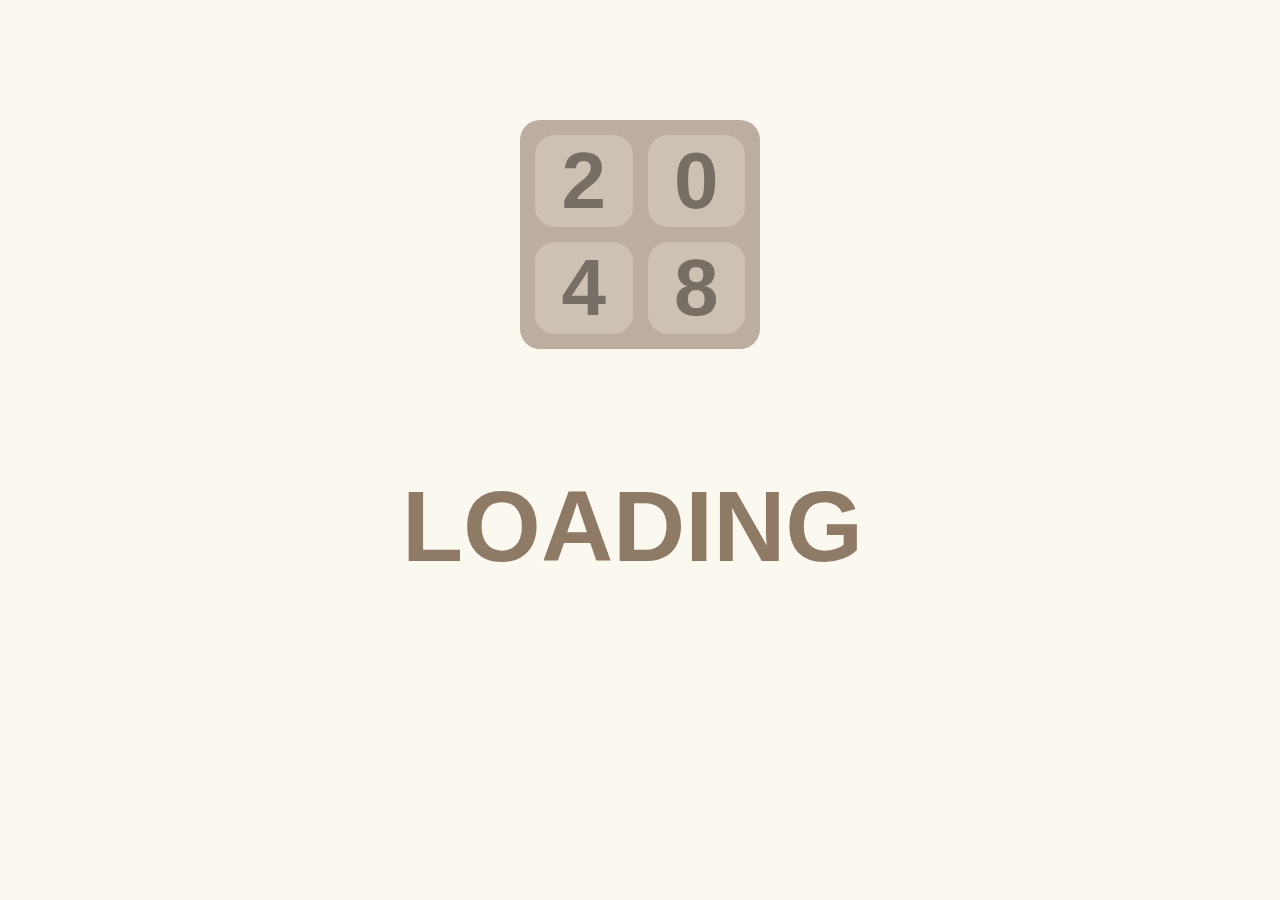
<file: index.html>
<!DOCTYPE HTML>
<html>
<head>
<meta http-equiv="Content-Type" content="text/html; charset=utf-8">
<meta name="viewport" content="width=device-width,height=device-height,inital-scale=1.0,maximum-scale=1.0,user-scalable=no;">
<meta name="apple-mobile-web-app-capable" content="yes">
<meta name="apple-mobile-web-app-status-bar-style" content="black">
<meta name="format-detection" content="telephone=no">
<title>2048</title>
<link rel="stylesheet" href="css/style.css" media="screen" type="text/css" />
<style>
	*{margin:0px; padding:0px;}
	body{margin:0px; padding:0px; font-family:"仿宋", "华文仿宋", "华文宋体"; background-color:#FBF8EF;}
	@media screen and (max-width: 480px) {
	.container{color:#776E65; text-align:center; padding-top:120px; width:360px; margin:0 auto;}
	table{border-radius:10px; background:#BBADA0; margin:0 auto; font-family:"Helvetica", Arial, sans-serif; width:150px; font-size:40px;}
	.t1, .t2, .t3, .t4{width:50%; height:45px;border-radius:10px; background:#CDC1B3; font-weight:bold;}
	.font1{ font-size:56px; color:#8F7A66; font-weight: bold; margin:60px 50px;}		
	}
	
	@media screen and (min-width: 480px) and (max-width: 1600px) {
	.container{color:#776E65;text-align:center; padding-top:120px; width:700px; margin:0 auto;}
	table{border-radius:20px; background:#BBADA0; margin:0 auto; font-family:"Helvetica", Arial, sans-serif; width:240px; font-size:80px;}
	.t1, .t2, .t3, .t4{width:50%; height:45px;border-radius:20px; background:#CDC1B3; font-weight:bold;}
	.font1{ font-size:100px; color:#8F7A66; font-weight: bold; margin:120px 112px;}
	}
	
	@media screen and (min-width: 1600px) and (max-width: 2560px) {
	.container{color:#776E65; text-align:center; padding-top:220px; width:700px; margin:0 auto;}
	table{border-radius:20px; background:#BBADA0; margin:0 auto; font-family:"Helvetica", Arial, sans-serif; width:240px; font-size:80px;}
	.t1, .t2, .t3, .t4{width:50%; height:45px;border-radius:20px; background:#CDC1B3; font-weight:bold;}
	.font1{ font-size:100px; color:#8F7A66; font-weight: bold; margin:100px 112px;}	}
	
	@media screen and (min-width: 2560px) {	
	.container{color:#776E65; text-align:center; padding-top:120px; width:700px; margin:0 auto;}
	table{border-radius:20px; background:#BBADA0; margin:0 auto; font-family:"Helvetica", Arial, sans-serif; width:240px; font-size:80px;}
	.t1, .t2, .t3, .t4{width:50%; height:45px;border-radius:20px; background:#CDC1B3; font-weight:bold;}
	.font1{ font-size:100px; color:#8F7A66; font-weight: bold; margin:100px 112px;}	
	}	
</style>
<script>
	window.onload=function(){
	   window.setTimeout(skip,3000);
	}
	function skip(){
		window.location.href="2048.html";	
	}
</script>
</head>

<body>
<div class="container">
    <table border="0" cellspacing="15" cellpadding="15">
      <tr>
        <td class="t1">2</td>
        <td class="t2">0</td>
      </tr>
      <tr>
        <td class="t3">4</td>
        <td class="t4">8</td>
      </tr>
    </table>
    <div class="loader font1">
      <span>L</span>
      <span class="span2">O</span>
      <span class="span3">A</span>
      <span class="span4">D</span>
      <span class="span5">I</span>
      <span class="span6">N</span>
      <span class="span7">G</span>
    </div>
</div><!--[container]end-->
</body>
</html>
</file>
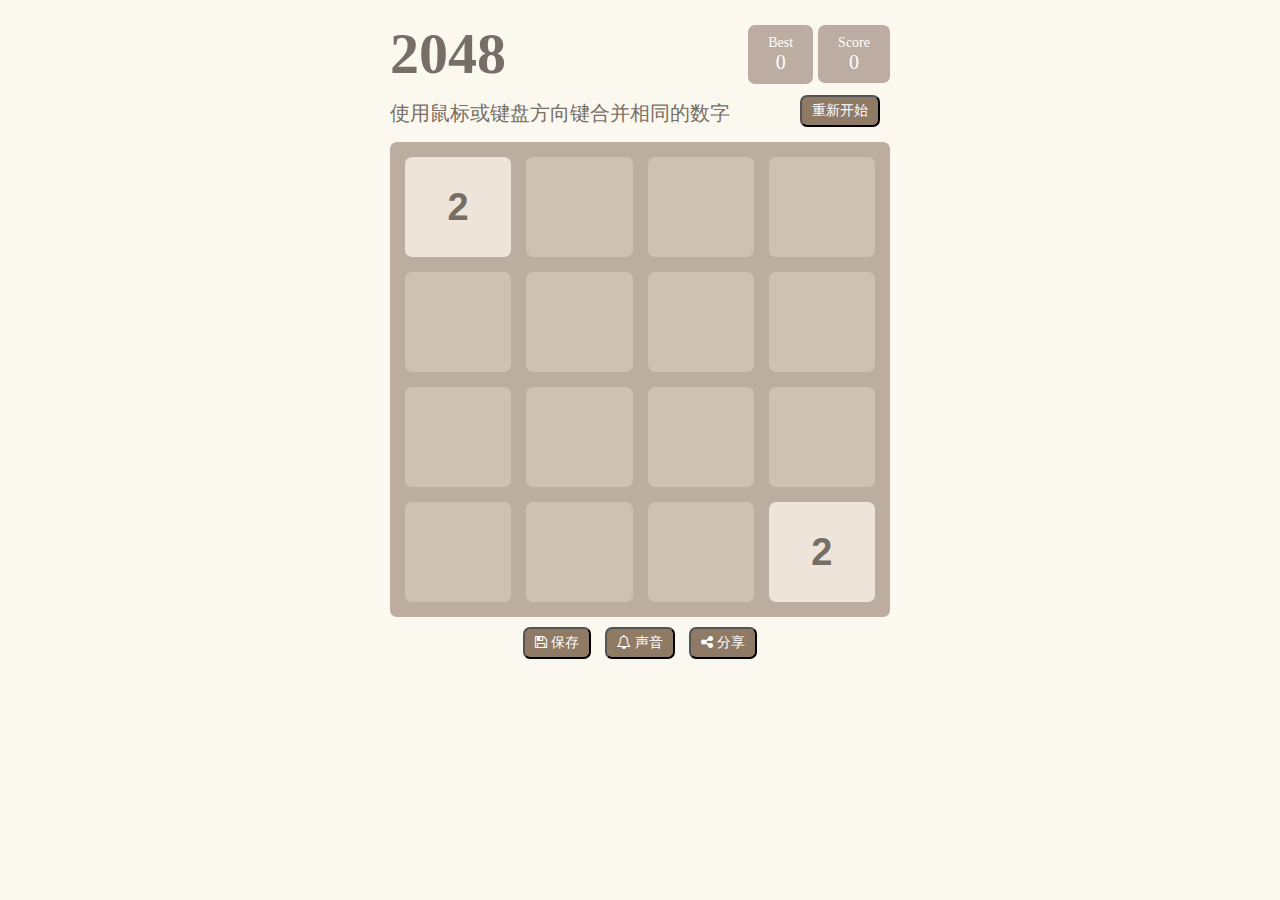
<file: 2048.html>
<!DOCTYPE HTML>
<html>
<head>
<meta http-equiv="Content-Type" content="text/html; charset=utf-8">
<meta name="viewport" content="width=device-width,height=device-height,inital-scale=1.0,maximum-scale=1.0,user-scalable=no;">
<meta name="apple-mobile-web-app-capable" content="yes">
<meta name="apple-mobile-web-app-status-bar-style" content="black">
<meta name="format-detection" content="telephone=no">
<!--宽度pc925最佳，手机700最佳-->
<!--手机浏览器分辨率980*480 屏幕分辨率360*598-->
<title>2048</title>
<link href="css/game_2048.css" rel="stylesheet">
<link href="css/font-awesome.min.css" rel="stylesheet">
<script>
var game_performance=0;
var game_performance_old=0;
var game_best_performance=0;
var sound_type=false;
var check_space_temp1=0;
var check_space_temp2=0;
var check_space_state=false;
var check_space_left_equallys=false;
var check_space_right_equallys=false;
var check_space_down_equallys=false;
var check_space_up_equallys=false;

var game_guide_num=0;
var game_max_guide=0;
var game_guide_message;

var sound_state=true;
var game_array = new Array();
for(var k=0;k<4;k++){	
	game_array[k]=new Array();
	for(var	n=0;n<4;n++){
		game_array[k][n]=0;	
	}
}

function game_reset(){
	if(game_performance>game_best_performance){
		game_best_performance=game_performance;
	}
	game_performance=0;
	document.getElementById("game_performance").innerHTML=game_performance;
	document.getElementById("game_best_performance").innerHTML=game_best_performance;
	for(var rows=0;rows<4;rows++){
		for(var cols=0;cols<4;cols++){
			game_array[rows][cols]=0;	
		}
	}
	create_number();
	create_number();
	refresh();
	var game_guide_num=0;
	var game_max_guide=0;//向导重置
	document.getElementById("game_guide_message").innerHTML="使用鼠标或键盘方向键合并相同的数字";
}

//测试用数据
//game_array[0][0]=0;
//game_array[1][0]=0;
//game_array[2][0]=0;
//game_array[3][0]=0;
//
//game_array[0][1]=0;
//game_array[1][1]=2;
//game_array[2][1]=16;
//game_array[3][1]=2;
//
//game_array[0][2]=0;
//game_array[1][2]=48;
//game_array[2][2]=8;
//game_array[3][2]=16;
//
//game_array[0][3]=0;
//game_array[1][3]=4;
//game_array[2][3]=2;
//game_array[3][3]=16;

//绘制主界面
function init(){
	var color="#CDC1B3";
	var str='<table border="0" cellspacing="15" cellpadding="15">';
	for(var i=0;i<4;i++){
		str+='<tr>';
		for(var j=0; j<4;j++){
			//str+='<td style="width:25%; text-align:center; background:'+color+'" id="'+i+'_'+j+'">'+game_array[i][j]+'</td>';
			str+='<td style="width:25%; text-align:center; background:'+color+'" id="'+i+'_'+j+'"></td>';
		}
		str+='</tr>';
	}
	str+='</table>';
	document.write(str);
	document.getElementById('game_main').focus();

	var str=getCookie('game_2048');
	if(str!=''){
		dj();
	}else{
		create_number();
		create_number();
		refresh();
	}
}

function create_number(){
	var game_array_blank = new Array();
	var i=0;
	//将游戏中的空位存储在一个temp数组中
	for(var k=0;k<4;k++){	
		for(var	n=0;n<4;n++){
			if(game_array[k][n]==0){
			
			game_array_blank[i]=k+","+n;
			i++;
			}
		}
	}
	var null_number="&nbsp;&nbsp;";
	//temp数组的长度
	var number_length=game_array_blank.length;
	//alert("空位个数:"+number_length);
	for(var i=0;i<game_array_blank.length;i++){
		null_number+=game_array_blank[i]+"&nbsp;&nbsp;";
	}
	//alert("具体列表:"+null_number);
	//将数组长度传入随机数函数进行随机筛选空位
	var str1=game_array_blank[random_number(number_length)]
	var str2= new Array(); //定义一数组 
	//取出所系统随机选择的空位索引
	str2=str1.split(",");
	//show(str2[0]+"   "+str2[1]);
	//return [str2[0],str2[1]];
	
	num1=str2[0];
	num2=str2[1];
	document.getElementById(num1+"_"+num2).innerHTML="2";
	document.getElementById(num1+"_"+num2).className = 'dh'; 
	//alert(game_array[num1][num2]);
	game_array[num1][num2]=2;
	//alert(game_array[num1][num2]);
}
//create_number();
//var ll=new create_number();
//alert(ll[0]);
//产生随机数
function random_number(v){
	return Math.floor(Math.random() * v);
	//return 	[row_number,col_number];
} 


function $(x){
	return document.getElementById(x);	
}

function show(x){
	return document.write(x);	
}
//alert("debug");
var gb_color="";
function refresh(){//alert(state_up+"  "+state_down+"  "+state_left+"  "+state_right+"  ");
		for(var i=0;i<4;i++){
			for(var j=0; j<4;j++){//alert(game_array[i][j]);
				switch(game_array[i][j]){
					case 0://这里全部显示为default颜色要注意cookie读取存入数组的字符类型从int 变为了string所以应改为case '0'
						gb_color="#CDC1B3";
						ft_color="#CDC1B3";
						break;
					case 2:
						gb_color="#EEE4DA";
						ft_color="#776E65";
						break;
					case 4:
						gb_color="#EDE0C8";
						ft_color="#776E65";
						break;
					case 8:
						gb_color="#F2B179";
						ft_color="#776E65";
						break;
					case 16:
						gb_color="#F59563";
						ft_color="#F9F6F2";
						break;
					case 32:                                                                                                           
						gb_color="#F67C5F";
						ft_color="#F9F6F2";
						break;
					case 64:
						gb_color="#F65E3B";
						ft_color="#F9F6F2";
						break;
					case 128:
						gb_color="#EDCF72";
						ft_color="#F9F6F2";
						break;
					case 256:
						gb_color="#EDCC61";
						ft_color="#F9F6F2";
						break;
					case 512:
						gb_color="#ecc64d";
						ft_color="#F9F6F2";
						break;
					case 1024:
						gb_color="#ebc035";
						ft_color="#F9F6F2";
						break;
					case 2048:
						gb_color="#eab91a";
						ft_color="#F9F6F2";
						break;
					default:
						gb_color="#ebb400";
						ft_color="#776E65";//这里的ft_color一定要写，否则当数值为0时第三句数字颜色写入会因没有数值而停止
				}
				//alert(gb_color);
				if(game_array[i][j]==0){
					num_temp="";	
				}else{
					num_temp=game_array[i][j];
					if(game_array[i][j]==2048){
						alert("恭喜您赢了");
						game_audio('myAudio1');
					}	
				}
				document.getElementById(i+"_"+j).innerHTML=num_temp;
				document.getElementById(i+"_"+j).style.background=gb_color;
				document.getElementById(i+"_"+j).style.color=ft_color;
			}
		}
		performance();//显示成绩
		check_full();
}
function performance(){//alert("fdf");
	
	if(game_performance>game_best_performance){
		game_best_performance=game_performance;
		document.getElementById('game_performance').innerHTML=game_performance;	
		document.getElementById('game_best_performance').innerHTML=game_performance;	
	}else{
		document.getElementById('game_performance').innerHTML=game_performance;	
	}
	//显示所增加分数的特效
	//alert(game_performance_old+"  "+game_performance);
	if(game_performance_old<game_performance){ //alert(game_performance_old+"  "+game_performance);
		var num=game_performance-game_performance_old;
		document.getElementById("game_performance_add_id").innerHTML="+"+num;	
		//document.getElementById("game_performance_add_id").className='game_performance_add game_performance_add_animation';
		document.getElementById("game_performance_add_id").setAttribute("class","game_performance_add game_performance_add_animation");
	}
	game_performance_old=game_performance;
}
function clear(){
	for(var i=0;i<4;i++){
		for(var j=0; j<4;j++){
			document.getElementById(i+"_"+j).className='';
		}
	}
	window.setTimeout(clear_performance,500); //这里一定要设置一个延迟，否则有可能多个程序冲突导致不能修改class
	//document.getElementById("game_performance_add_id").className='game_performance_add';//alert("fdf");
	//document.getElementById("game_performance_add_id").setAttribute("class","game_performance_add");
}
function clear_performance(){
	document.getElementById("game_performance_add_id").setAttribute("class","game_performance_add");	
}
function insert_number(){
	var num = new create_number();
	//alert(num[0]+"_"+num[1]);
	num1=num[0];
	num2=num[1];
	document.getElementById(num1+"_"+num2).innerHTML="2";
	//alert(game_array[num1][num2]);
	game_array[num1][num2]=2;
	//alert(game_array[num1][num2]);
}


function game_guides(){//alert(game_guide_num);//用game_guide不行，加个s就可以,bug
	if(game_max_guide<game_guide_num){
		game_max_guide=game_guide_num;
		switch(game_max_guide){
			case 4:
				game_guide_message="干的漂亮！试试去挑战方块8吧！";
				break;
			case 8:
				game_guide_message="不错呦！已经到达方块8了！";
				break;
			case 16:
				game_guide_message="您的新挑战记录是获得方块16";
				break;
			case 32:                                                                                                           
				game_guide_message="您的新挑战记录是获得方块32";
				break;
			case 64:
				game_guide_message="您的新挑战记录是获得方块64";
				break;
			case 128:
				game_guide_message="您的新挑战记录是获得方块128";
				break;
			case 256:
				game_guide_message="您的新挑战记录是获得方块256";
				break;
			case 512:
				game_guide_message="您的新挑战记录是获得方块512";
				break;
			case 1024:
				game_guide_message="马上就要2048了，加油啊！";
				break;
			case 2048:
				game_guide_message="终于到2048了，欢呼吧！";
				break;
			default:
				game_guide_message="使用鼠标或键盘方向键合并相同的数字";
		}
		document.getElementById("game_guide_message").innerHTML=game_guide_message;
	}
}

function move_left(){
	for(var i=0;i<4;i++){
		for(var j=0;j<4;j++){
			for(var k=0;k<3-j;k++){//alert(i+"  "+k);
				if(game_array[i][k]==0){
					game_array[i][k] =game_array[i][k+1];
					game_array[i][k+1]=0;
					state_left=true;
				}
			}
		}
	}	
}

function merge_left(){
	for(var i=0;i<4;i++){
		for(var j=1;j<4;j++){//alert(i+"  "+j);
			if(game_array[i][j-1]==game_array[i][j]&&game_array[i][j-1]!=0){
				game_array[i][j-1]=game_array[i][j]*2;
				game_array[i][j]=0;
				game_performance+=game_array[i][j-1];
				game_guide_num=game_array[i][j-1];
				game_guides();
				sound_type=true;
				//break;//同一行出现四个同样数字的处理
			}
		}
	}	
}

function move_right(){
	for(var i=0;i<4;i++){
		for(var j=0;j<4;j++){
			for(var k=3;k>0;k--){//alert(i+"  "+k);
				if(game_array[i][k]==0){
					game_array[i][k]=game_array[i][k-1];
					game_array[i][k-1]=0;
					state_right=true;
				}
			}
		}
	}
}

function merge_right(){
	for(var i=0;i<4;i++){
		for(var j=3;j>0;j--){//alert(i+"  "+j);
			if(game_array[i][j-1]==game_array[i][j]&&game_array[i][j-1]!=0){
				game_array[i][j]=game_array[i][j]*2;
				game_array[i][j-1]=0;
				game_performance+=game_array[i][j];
				game_guide_num=game_array[i][j];
				game_guides();
				sound_type=true;
				//alert(game_array[i][j]);
				//break;
			}
		}
	}
}

function move_down(){
	for(var i=0;i<4;i++){
		for(var j=0;j<4;j++){
			//for(var k=3-j;k>0;k--){//alert(k+"  "+i);
			for(var k=3;k>0;k--){
				if(game_array[k][i]==0){
					game_array[k][i] =game_array[k-1][i];
					game_array[k-1][i]=0;
					state_down=true; 
				}
			}
		}
	}	
}

function merge_down(){
	for(var i=0;i<4;i++){
		for(var j=3;j>0;j--){
			if(game_array[j-1][i]==game_array[j][i]&&game_array[j-1][i]!=0){
				game_array[j][i]=game_array[j][i]*2;
				game_array[j-1][i]=0;
				game_performance+=game_array[j][i];
				game_guide_num=game_array[j][i];
				game_guides();
				sound_type=true;
				//alert(j+"  "+i);
			}
		}
	}	
}
function move_up(){
	for(var i=0;i<4;i++){
		for(var j=0;j<4;j++){
			for(var k=0;k<4-1-j;k++){
				if(game_array[k][i]==0){
					game_array[k][i] =game_array[k+1][i];
					game_array[k+1][i]=0;
					state_up=true;
				}
			}
		}
	}		
}
function merge_up(){
	for(var i=0;i<4;i++){
		for(var j=1;j<4;j++){
			if(game_array[j-1][i]==game_array[j][i]&&game_array[j-1][i]!=1){
				game_array[j-1][i]=game_array[j][i]*2;
				game_array[j][i]=0;
				game_performance+=game_array[j-1][i];
				game_guide_num=game_array[j-1][i];
				game_guides();
				sound_type=true;
				//alert(game_array[j][i]);
			}
		}
	}	
}
           
//将随机数对应到主界面中
var random_num = new random_number;
while(game_array[random_num[0]][random_num[1]]==0){
	show("array["+random_num[0]+"]["+random_num[1]+"]");
	//game_array[random_num[0]][random_num[1]]=2;
	show("完成");
	break;
}

function check_space_up(){
	for(var rows=0;rows<4;rows++){
		for(var cols=0; cols<4; cols++){
			if(game_array[cols][rows]==0){
				var surplus_space=4-cols;
				var l=0;
				check_space_temp1++;
				for(var r=cols;r<4;r++){
				  if(game_array[r][rows]==0)
				  l++; //alert("dfd");
				}
				//alert(surplus_space+"   "+l+"   "+cols+"  "+rows);
				if(surplus_space==l){
					//alert("全为空");
					break;
				}else{
					check_space_temp2++;
				}
			}
		}	
	}	
}
function check_space_down(){
	for(var rows=0;rows<4;rows++){
		for(var cols=3; cols>=0; cols--){
			if(game_array[cols][rows]==0){
				var surplus_space=cols+1;
				var l=0;
				check_space_temp1++;
				for(var r=cols;r>=0;r--){
				  if(game_array[r][rows]==0)
				  l++; //alert("dfd");
				}
				//alert(surplus_space+"   "+l+"   "+cols+"  "+rows);
				if(surplus_space==l){
					//alert("全为空");
					break;
				}else{
					check_space_temp2++;
				}
			}
		}	
	}
}

function check_space_left(){
	for(var rows=0;rows<4;rows++){
		for(var cols=0; cols<4; cols++){
			if(game_array[rows][cols]==0){
				var surplus_space=4-cols;
				var l=0;
				check_space_temp1++;
				for(var r=cols;r<4;r++){
				  if(game_array[rows][r]==0)
				  l++; //alert("dfd");
				}
				//alert(surplus_space+"   "+l+"   "+rows+"  "+cols);
				if(surplus_space==l){
					//alert("全为空");
					break;
				}else{
					check_space_temp2++;
				}
			}
		}	
	}	
}

function check_space_right(){
	for(var rows=0;rows<4;rows++){
		for(var cols=0; cols<4; cols++){
			if(game_array[rows][cols]==0){
				var surplus_space=cols+1;
				var l=0;
				check_space_temp1++;
				for(var r=cols;r>=0;r--){
				  if(game_array[rows][r]==0)
				  l++; //alert("dfd");
				}
				//alert(surplus_space+"   "+l+"   "+rows+"  "+cols);
				if(surplus_space==l){
					//alert("全为空");
					break;
				}else{
					check_space_temp2++;
				}
			}
		}	
	}	
}

function check_space_left_equally(){
	for(var i=0;i<4;i++){
		for(var j=1;j<4;j++){//alert(i+"  "+j);
			if(game_array[i][j-1]==game_array[i][j]&&game_array[i][j-1]!=0){
					check_space_left_equallys=true;//定义变量时变量名不能和函数名一样					
					break;	
				//break;//同一行出现四个同样数字的处理
			}
		}
	}
	return check_space_left_equallys;	
}

function check_space_right_equally(){
	for(var i=0;i<4;i++){
		for(var j=3;j>0;j--){//alert(i+"  "+j);
			if(game_array[i][j-1]==game_array[i][j]&&game_array[i][j-1]!=0){
				check_space_right_equallys=true;//定义变量时变量名不能和函数名一样
				break;	
				//alert(game_array[i][j]);
			}
		}
	}
	return check_space_right_equallys;
}

function check_space_up_equally(){
	for(var i=0;i<4;i++){
		for(var j=1;j<4;j++){//alert(game_array[j-1][i]+"   "+game_array[j][i]);
			if(game_array[j-1][i]==game_array[j][i]&&game_array[j][i]!=0){
				check_space_up_equallys=true;//定义变量时变量名不能和函数名一样				
				break;	
				//alert(game_array[j][i]);
			}
		}
	}
	return check_space_up_equallys;	
}

function check_space_down_equally(){//alert(check_space_down_equallys);
	for(var i=0;i<4;i++){
		for(var j=3;j>0;j--){//alert(game_array[j-1][i]+"  "+game_array[j][i]);
			if(game_array[j-1][i]==game_array[j][i]&&game_array[j-1][i]!=0){
				check_space_down_equallys=true;//定义变量时变量名不能和函数名一样							
				break;	
				//alert(j+"  "+i);
			}
		}
	}	
	return check_space_down_equallys;	
}

function check_full(){
	var sum=0;
	var equally=false;
	for(var i=0;i<4;i++){
		for(var j=0;j<4;j++){
			if(game_array[i][j]!=0){
				sum++;
			}
		}
	}
	if(sum==16){
		alert("满员");
		for(var i=0;i<4;i++){
			for(var j=1;j<4;j++){
				if(game_array[j-1][i]==game_array[j][i]){
					equally=true;
				reak;
				}
			}
		}
		
		for(var i=0;i<4;i++){
			for(var j=1;j<4;j++){
				if(game_array[i][j-1]==game_array[i][j]){
					equally=true;
					break;
				}	
			}
		}
		if(equally==false){
		alert("game over!");	
		}
	}
}

</script>

<!--键盘按键操作-->
<script type="text/javascript">
function up_event(){
	check_space_up();
	//alert(check_space_temp2+"  "+check_space_up_equally());
	if(check_space_temp2!=0||check_space_up_equally()==true){
		clear();
		move_up();
		merge_up();
		move_up();
		create_number();
		if(sound_type==true&&sound_state==true){
			game_audio('myAudio2');
			game_audio('myAudio3');
			sound_type=false;
		}else if(sound_state==true){
			game_audio('myAudio3');
		}
		refresh();
		check_space_up_equallys=false;
		check_space_temp2=0;
	}
	//clear_performance();
}

function down_event(){
	check_space_down();
	//alert(check_space_temp2);
	if(check_space_temp2!=0||check_space_down_equally()==true){
	clear();
	move_down();
	merge_down();
	move_down();
	create_number();
	if(sound_type==true&&sound_state==true){
		game_audio('myAudio2');
		game_audio('myAudio3');
		sound_type=false;
	}else if(sound_state==true){
		game_audio('myAudio3');
	}
	refresh();	
		check_space_down_equallys=false;
		check_space_temp2=0;
	}
	//clear_performance();
}

function left_event(){
	check_space_left();
	//alert(check_space_temp2);
	if(check_space_temp2!=0||check_space_left_equally()==true){
	//check_space_left_equally();
		clear();
		move_left();
		merge_left();
		move_left();
		create_number();
		if(sound_type==true&&sound_state==true){
			game_audio('myAudio2');
			game_audio('myAudio3');
			sound_type=false;
		}else if(sound_state==true){
			game_audio('myAudio3');
		}
		refresh();
		check_space_left_equallys=false;
		check_space_temp2=0;
	}
	//clear_performance();
}

function right_event(){
	check_space_right();
	//alert(check_space_temp2+"  "+check_space_right_equally());
	if(check_space_temp2!=0||check_space_right_equally()==true){
		clear();
		move_right();
		merge_right();
		move_right();
		create_number();
		if(sound_type==true&&sound_state==true){
			game_audio('myAudio2');
			game_audio('myAudio3');
			sound_type=false;
		}else if(sound_state==true){
			game_audio('myAudio3');
		}
		refresh();
		check_space_right_equallys=false;
		check_space_temp2=0;
	}
	//clear_performance()
}
onkeydown = function(event){
 if(window.event.keyCode==38||window.event.keyCode==87){
		up_event();  		
	}else if(window.event.keyCode==40||window.event.keyCode==83){
		down_event();
	}else if(window.event.keyCode==37||window.event.keyCode==65){
		left_event();
	}else if(window.event.keyCode==39||window.event.keyCode==68){
		right_event();	
	}else{
		//alert("其他");
	}
}
</script>
<script type="text/javascript" charset="utf-8">
window.onload=function(){
	var moveSpan222=$('#moveSpan');
	drag(moveSpan222);
	if(isIEtest){//当浏览器是IE时
		com.whuang.hsj.$$id('moveSpan').onselectstart=function(){//禁止文本被选中
			return false;
		}
	}
}
</script>
</head>

<body id='game_main' onselectstart='return false' oncopy='return false;' oncut='return false;' oncontextmenu=self.event.returnValue=false>
<!--禁止右键菜单、复制、剪切操作-->
<!--不添加controls属性，audio标签就不会出-->
<!--preload出现该属性，音频在页面加载时开始加载，并预备播放-->
<audio id="myAudio1">
 <!-- <source src="mp3/good.mp3" type="audio/ogg">-->
  <source src="sound/good.mp3" type="audio/mpeg">
  Your browser does not support the audio element.
</audio>
<audio id="myAudio2">
 <!-- <source src="mp3/good.mp3" type="audio/ogg">-->
  <source src="sound/merge.mp3" type="audio/mpeg">
  Your browser does not support the audio element.
</audio>
<audio id="myAudio3">
 <!-- <source src="mp3/good.mp3" type="audio/ogg">-->
  <source src="sound/move.mp3" type="audio/mpeg">
  Your browser does not support the audio element.
</audio>
<!--移动要有1秒的延迟-->
<script>
function game_audio(audio_id)
{
	var audio = document.getElementById(audio_id);
	if(audio!==null&&audio!=audio.play){
		audio.play();
	}
}
</script>
<!--鼠标滑动操作-->
<script type="text/javascript">
var arCoords=[];
var brCoords=[];
function showCoords(e, obj) {
	var e = window.event || e;
	var arCoords = [e.clientX, e.clientY];
	//obj.getElementsByTagName('p')[1].getElementsByTagName('span')[1].innerHTML = 'X:' + arCoords[0] + ',Y:' + arCoords[1];
}
function showCoordss(e, obj) {
	var e = window.event || e;
	arCoords = [e.clientX, e.clientY];
	//obj.getElementsByTagName('p')[2].getElementsByTagName('span')[1].innerHTML = 'X:' + arCoords[0] + ',Y:' + arCoords[1];
}
function showCoordsss(e, obj) {
	var e = window.event || e;
	brCoords = [e.clientX, e.clientY];
	//obj.getElementsByTagName('p')[2].getElementsByTagName('span')[1].innerHTML = 'X:' + arCoords[0] + "后"+brCoords[0]+',Y:' + arCoords[1]+ "后"+brCoords[1];
	var first_x=arCoords[0];
	var first_y=arCoords[1];
	var second_x=brCoords[0];
	var second_y=brCoords[1];
	var change_x=first_x-second_x;
	var change_y=first_y-second_y;
	if(change_y>0&&Math.abs(change_y)>Math.abs(change_x)){
		//alert("top");
		up_event();	
	}else if(change_y<0&&Math.abs(change_y)>Math.abs(change_x)){
		//alert("bottom");
		down_event();		
	}else if(change_x>0&&Math.abs(change_y)<Math.abs(change_x)){
		//alert("left");
		left_event();
	}else if(change_x<0&&Math.abs(change_y)<Math.abs(change_x)){
		//alert("right");
		right_event();
	}else{
		//alert("other");
	}
}
window.onload = function() {
	document.getElementById('game_main').onmousedown = function(event) { showCoordss(event, this); }
	document.getElementById('game_main').onmouseup = function(event) { showCoordsss(event, this); }
}
</script>

<!--触摸屏操作-->
<script>
(function(){
	var LSwiperMaker = function(o){ 
		var that = this;
		this.config = o;
		this.control = false;
		this.sPos = {};
		this.mPos = {};
		this.dire;
		// this.config.bind.addEventListener('touchstart', function(){ return that.start(); } ,false);
		// 这样不对的，event对象只在事件发生的过程中才有效;
		this.config.bind.addEventListener('touchstart', function(e){ return that.start(e); } ,false);
		this.config.bind.addEventListener('touchmove', function(e){ return that.move(e); } ,false);
		this.config.bind.addEventListener('touchend', function(e){ return that.end(e); } ,false);
	}

	LSwiperMaker.prototype.start = function(e){		 
		 var point = e.touches ? e.touches[0] : e;
		 this.sPos.x = point.screenX;
		 this.sPos.y = point.screenY;
		// document.getElementById("start").innerHTML = "开始位置是:"+this.sPos.x +" "+ this.sPos.y ;
	}
	LSwiperMaker.prototype.move = function(e){  
		var point = e.touches ? e.touches[0] : e;
		this.control = true;
		this.mPos.x = point.screenX;
		this.mPos.y = point.screenY;
		//document.getElementById("move").innerHTML = "您的位置是："+this.mPos.x +" "+ this.mPos.y ;
	}

	LSwiperMaker.prototype.end = function(e){
		var change_x=this.sPos.x-this.mPos.x;
		var change_y=this.sPos.y-this.mPos.y;
		if(change_y>0&&Math.abs(change_y)>Math.abs(change_x)){
			//alert("top");
			up_event();	
		}else if(change_y<0&&Math.abs(change_y)>Math.abs(change_x)){
			//alert("bottom");
			down_event();		
		}else if(change_x>0&&Math.abs(change_y)<Math.abs(change_x)){
			//alert("left");
			left_event();
		}else if(change_x<0&&Math.abs(change_y)<Math.abs(change_x)){
			//alert("right");
			right_event();
		}else{
			//alert("other");
		}
		this.config.dire_h  && (!this.control ? this.dire = null : this.mPos.x > this.sPos.x ? this.dire = 'R' : this.dire = 'L')
		this.config.dire_h  || (!this.control ? this.dire = null : this.mPos.y > this.sPos.y ? this.dire = 'D' : this.dire = 'U')

		this.control = false;
		this.config.backfn(this);
	}

	window.LSwiperMaker = LSwiperMaker;
	document.addEventListener('touchmove', function (e) { e.preventDefault(); }, false);// 禁止微信touchmove冲突

}())

var a = new LSwiperMaker({
	bind:document.getElementById("game_main"),  // 绑定的DOM对象
	dire_h:true,     //true 判断左右， false 判断上下
	backfn:function(o){    //回调事件
	//document.getElementById("dire").innerHTML = "向"+ o.dire + "滑";  
	}
})

function game_share(){
	window.open('http://sns.qzone.qq.com/cgi-bin/qzshare/cgi_qzshare_onekey?url=http://www.2048.com&desc=我在玩这款经典游戏2048，非常好玩，大家快来玩啊！&title=没有广告的典藏版哦！&summary=以上为游戏链接&pics=http://img.25pp.com/uploadfile/youxi/images/2014/0805/20140805052620311.jpg','_blank','width=800;height=600'); // it will save locally	
}

function game_sound_state(){//alert(sound_state);
	if(sound_state==true){
		sound_state=false;
		document.getElementById("sound_id").className='fa fa-bell-slash-o';	
	}else{
		sound_state=true;	
		document.getElementById("sound_id").className='fa fa-bell-o';	
	}
}

//设置cookie
function setCookie(cname, cvalue, exdays) {
    var d = new Date();
    d.setTime(d.getTime() + (exdays*24*60*60*1000));
    var expires = "expires="+d.toUTCString();
    document.cookie = cname + "=" + cvalue + "; " + expires;
}

//获取cookie
function getCookie(cname) {
    var name = cname + "=";
    var ca = document.cookie.split(';');
    for(var i=0; i<ca.length; i++) {
        var c = ca[i];
        while (c.charAt(0)==' ') c = c.substring(1);
        if (c.indexOf(name) != -1) return c.substring(name.length, c.length);
    }
    return "";
}

//清除cookie  
function clearCookie(name) {  
    setCookie(name, "", -1);  
} 

function game_save(){
	var str='';
	clearCookie('game_2048');
	for(var rows=0;rows<4;rows++){
		for(var cols=0;cols<4;cols++){
			str+=game_array[rows][cols]+",";	
		}
	}
	//alert(str);
	setCookie("game_2048",str,30);
}

function dj(){
	var num=0;
	var str=getCookie('game_2048');
	if(str!=''){
	strs=str.split(","); //字符分割 
	
	for(var rows=0;rows<4;rows++){
		for(var cols=0;cols<4;cols++){
			if(num<strs.length){//alert(strs.length);
				game_array[rows][cols]=parseInt(strs[num]);//一定要用parseInt将字符串转换为int
				num++;
			}
		}
	}
	refresh();
	clearCookie('game_2048');
	}
}
</script>
    <div class="container">
    	<div class="game_head">
        	<div class="head_top">
                <span class="game_title">2048</span>
                <div class="game_performance">
                    Score<br/><span id="game_performance">0</span><br/>
                <div id="game_performance_add_id" class="game_performance_add">+8</div> 
                </div>
                <div class="game_best_performance">
                    Best<br/><span id="game_best_performance">0</span>
                </div>
            </div><!--[head_top]end-->
            <div class="head_bottom">
            	<div class="game_guide_message"><span id="game_guide_message">使用鼠标或键盘方向键合并相同的数字</span></div>
                <button type="button" onClick="game_reset()" class="game_btn game_reset" onfocus="this.blur()">重新开始</button>
            </div><!--[head_bottom]end--> 
        </div><!--[game_head]end-->
        <div class="game_body">
			<script type="text/javascript">init();</script>
        </div><!--[game_body]end-->
        <div class="game_footer">
        	<!--<button type="button" onClick="" class="game_btn game_revocation" onfocus="this.blur()"><i class="fa fa-reply"></i> 撤销</button>-->
            <button type="button" onClick="game_save()" class="game_btn game_save" onfocus="this.blur()"><i class="fa fa-save"></i> 保存</button>
        	<button type="button" onClick="game_sound_state()" class="game_btn game_sound" onfocus="this.blur()"><i class="fa fa-bell-o" id="sound_id"></i> 声音</button>
            <!--<button type="button" onClick="" class="game_btn game_picture" onfocus="this.blur()"><i class="fa fa-camera-retro"></i> 截屏</button>-->
            <button type="button" onClick="game_share()" class="game_btn game_share" onfocus="this.blur()"><i class="fa fa-share-alt"></i> 分享</button>
        </div><!--[game_footer]end-->
    </div><!--[container]end-->    
</body>
</html>
</file>
<file: css/style.css>
@-moz-keyframes loading {
  0%, 100% {
    -moz-transform: scale(1) rotateZ(0deg);
    transform: scale(1) rotateZ(0deg);
    opacity: 1;
  }

  26% {
    -moz-transform: scale(1.1) rotateZ(12deg);
    transform: scale(1.1) rotateZ(12deg);
    opacity: .2;
  }

  76% {
    -moz-transform: scale(0.8) rotateZ(-8deg);
    transform: scale(0.8) rotateZ(-8deg);
    opacity: .6;
  }
}
@-webkit-keyframes loading {
  0%, 100% {
    -webkit-transform: scale(1) rotateZ(0deg);
    transform: scale(1) rotateZ(0deg);
    opacity: 1;
  }

  26% {
    -webkit-transform: scale(1.1) rotateZ(12deg);
    transform: scale(1.1) rotateZ(12deg);
    opacity: .2;
  }

  76% {
    -webkit-transform: scale(0.8) rotateZ(-8deg);
    transform: scale(0.8) rotateZ(-8deg);
    opacity: .6;
  }
}
@keyframes loading {
  0%, 100% {
    -moz-transform: scale(1) rotateZ(0deg);
    -ms-transform: scale(1) rotateZ(0deg);
    -webkit-transform: scale(1) rotateZ(0deg);
    transform: scale(1) rotateZ(0deg);
    opacity: 1;
  }

  26% {
    -moz-transform: scale(1.1) rotateZ(12deg);
    -ms-transform: scale(1.1) rotateZ(12deg);
    -webkit-transform: scale(1.1) rotateZ(12deg);
    transform: scale(1.1) rotateZ(12deg);
    opacity: .2;
  }

  76% {
    -moz-transform: scale(0.8) rotateZ(-8deg);
    -ms-transform: scale(0.8) rotateZ(-8deg);
    -webkit-transform: scale(0.8) rotateZ(-8deg);
    transform: scale(0.8) rotateZ(-8deg);
    opacity: .6;
  }
}
.loader {
  overflow: hidden;
  font-size: 45px;
}
.loader span {
  -moz-animation: loading 1s linear infinite -0.8s;
  -webkit-animation: loading 1s linear infinite -0.8s;
  animation: loading 1s linear infinite -0.8s;
  float: left;
}
.loader .span2 {
  -moz-animation: loading 1s linear infinite -0.2s;
  -webkit-animation: loading 1s linear infinite -0.2s;
  animation: loading 1s linear infinite -0.2s;
}
.loader .span3 {
  -moz-animation: loading 1s linear infinite -0.5s;
  -webkit-animation: loading 1s linear infinite -0.5s;
  animation: loading 1s linear infinite -0.5s;
}
.loader .span4 {
  -moz-animation: loading 1s linear infinite -1.1s;
  -webkit-animation: loading 1s linear infinite -1.1s;
  animation: loading 1s linear infinite -1.1s;
}
.loader .span5 {
  -moz-animation: loading 1s linear infinite -0.36s;
  -webkit-animation: loading 1s linear infinite -0.36s;
  animation: loading 1s linear infinite -0.36s;
}
.loader .span6 {
  -moz-animation: loading 1s linear infinite -0.65s;
  -webkit-animation: loading 1s linear infinite -0.65s;
  animation: loading 1s linear infinite -0.65s;
}
.loader .span7 {
  -moz-animation: loading 1s linear infinite -0.93s;
  -webkit-animation: loading 1s linear infinite -0.93s;
  animation: loading 1s linear infinite -0.93s;
}

.font1 {
  font-family: "Helvetica", Arial, sans-serif;
}

.font2 {
  font-family: Impact;color:#8F7A66;
}

.font3 {
  font-family: "Webdings";color:#8F7A66;
}

.font4 {
  font-family: "Comic Sans MS", sans-serif;color:#8F7A66;
  font-weight: bold;
}
</file>
<file: css/game_2048.css>
@charset "utf-8";
/* CSS Document */
@media screen and (max-width: 480px) {
  td{ border-color:#BBADA0; color:#776E65; font-weight:bold; border-radius:5px; font-family:Verdana, Geneva, sans-serif; height:65px; font-size:32px}
  .container{max-width:768px; margin:0 auto;/* border:1px solid red;*/ margin:0px 10px;}
  .game_title{font-size:48px; color:#776E65; font-weight:bold;}
  .game_head{padding:0px;}/*每个分辨率下注意这个*/
  .head_bottom{padding:15px 0px; /*border:1px solid red;*/ margin:10px 0px; position:relative;}
  .game_performance{float:right; background-color:#BDACA2; font-size:12px;color:#FFF; border-radius:5px; padding:5px 10px; margin:10px 0px 10px 10px; text-align:center;}
  .game_performance span{font-size:14px; font-weight:500;}
  .game_best_performance{float:right; background-color:#BDACA2; font-size:12px; color:#FFF; border-radius:10px; padding:5px 10px;  margin:10px 0px 10px 0px; text-align:center;}
  .game_best_performance span{font-size:14px; font-weight:500;}
  .game_guide_message{font-size:15px; color:#776E65;/* border:1px solid red;*/ position:absolute; left:0px; bottom:0px;}
  .game_reset{ right:0px; bottom:0px; position:absolute;}
  .game_btn{padding:5px 5px; background-color:#8F7A66; font-size:12px; border-radius:5px; color:#FFF;}
  .game_footer{height:40px;/* border:1px solid red;*/ position: relative; text-align:center;}
  .game_sound, .game_share, .game_revocation, .game_save, .game_picture{ margin:5px 3px;}
  .game_performance_add{font-size:14px; font-weight:bold; color:#776E65; opacity:0.0; margin:0 auto; margin-top:-16px;}
}
@media screen and (min-width: 480px) and (max-width: 1600px) {
	td{ border-color:#BBADA0; color:#776E65; font-weight:bold; border-radius:7px; font-family:Verdana, Geneva, sans-serif; height:100px; font-size:38px}
	.container{max-width:500px; margin:0 auto;/* border:1px solid red;*/}
	.game_title{font-size:58px; color:#776E65; font-weight:bold;}
	.game_head{padding:10px 0px;}
	.head_bottom{padding:15px 0px; /*border:1px solid red;*/ margin:5px 0px; position:relative;}
	.game_performance{float:right; background-color:#BDACA2; font-size:14px;color:#FFF; border-radius:7px; padding:10px 20px; margin:5px 0px 5px 5px; text-align:center;}
	.game_performance span{font-size:20px; font-weight:500;}
	.game_best_performance{float:right; background-color:#BDACA2; font-size:14px; color:#FFF; border-radius:7px; padding:10px 20px;  margin:5px 0px 5px 5px; text-align:center;}
	.game_best_performance span{font-size:20px; font-weight:500;}
	.game_guide_message{font-size:20px; color:#776E65;/* border:1px solid red;*/ position:absolute; left:0px; bottom:0px;}
	.game_reset{ right:10px; bottom:0px; position:absolute;}
	.game_btn{padding:5px 10px; background-color:#8F7A66; font-size:14px; border-radius:7px; color:#FFF;}
	.game_footer{height:50px;/* border:1px solid red;*/ position: relative; text-align:center;}
	.game_sound, .game_share, .game_revocation, .game_save, .game_picture{ margin:10px 5px;}
	.game_performance_add{font-size:18px; font-weight:bold; color:#776E65; opacity:0.0; margin:0 auto; margin-top:-22px;}
}
@media screen and (min-width: 1600px) and (max-width: 2560px) {
	td{ border-color:#BBADA0; color:#776E65; font-weight:bold; border-radius:7px; font-family:Verdana, Geneva, sans-serif; height:150px; font-size:48px}
	.container{max-width:700px; margin:0 auto;/* border:1px solid red;*/ margin-top:0px;}
	.game_title{font-size:68px; color:#776E65; font-weight:bold;}
	.game_head{padding:15px 0px;}
	.head_bottom{padding:20px 0px; /*border:1px solid red;*/ margin:10px 0px; position:relative;}
	.game_performance{float:right; background-color:#BDACA2; font-size:14px;color:#FFF; border-radius:7px; padding:10px 30px; margin:10px 0px 10px 10px; text-align:center;}
	.game_performance span{font-size:20px; font-weight:500;}
	.game_best_performance{float:right; background-color:#BDACA2; font-size:14px; color:#FFF; border-radius:7px; padding:10px 30px;  margin:10px 0px 10px 5px; text-align:center;}
	.game_best_performance span{font-size:20px; font-weight:500;}
	.game_guide_message{font-size:24px; color:#776E65;/* border:1px solid red;*/ position:absolute; left:0px; bottom:0px;}
	.game_reset{ right:55px; bottom:0px; position:absolute;}
	.game_btn{padding:10px 15px; background-color:#8F7A66; font-size:14px; border-radius:7px; color:#FFF;}
	.game_footer{height:80px;/* border:1px solid red;*/ position: relative; text-align:center;}
	.game_sound, .game_share, .game_revocation, .game_save, .game_picture{ margin:20px 25px;}
	.game_performance_add{font-size:20px; font-weight:bold; color:#776E65; opacity:0.0; margin:0 auto; margin-top:-22px;}
}
@media screen and (min-width: 2560px) {			
	td{ border-color:#BBADA0; color:#776E65; font-weight:bold; border-radius:10px; font-family:Verdana, Geneva, sans-serif; height:215px; font-size:64px}
	.container{max-width:925px; margin:0 auto;/* border:1px solid red;*//*-webkit-transform: scale(0.75);*/ margin-top:0px;}
	.game_title{font-size:98px; color:#776E65; font-weight:bold;}
	.game_head{padding:30px 0px;}
	.head_bottom{padding:30px 0px; /*border:1px solid red;*/ margin:10px 0px; position:relative;}
	.game_performance{float:right; background-color:#BDACA2; font-size:24px;color:#FFF; border-radius:10px; padding:15px 30px; margin:10px 0px 10px 10px; text-align:center;}
	.game_performance span{font-size:28px; font-weight:500;}
	.game_best_performance{float:right; background-color:#BDACA2; font-size:24px; color:#FFF; border-radius:10px; padding:15px 50px;  margin:10px 0px 10px 5px; text-align:center;}
	.game_best_performance span{font-size:28px; font-weight:500;}
	.game_guide_message{font-size:36px; color:#776E65;/* border:1px solid red;*/ position:absolute; left:0px; bottom:0px;}
	.game_btn{padding:10px 15px; background-color:#8F7A66; font-size:28px; border-radius:10px; color:#FFF;}
	.game_footer{height:100px;/* border:1px solid red;*/ position: relative; text-align:center;}
	.game_sound, .game_share, .game_revocation, .game_save, .game_picture{ margin:30px 25px;}
	.game_performance_add{font-size:30px; font-weight:bold; color:#776E65; opacity:0.0; margin:0 auto; margin-top:-33px;}
}
*{margin:0px; padding:0px;}
/*去除鼠标点击后的虚线onfocus="this.blur()"*/
a,input,button{ outline:none; }
::-moz-focus-inner{border:0px;}
body{margin:0px; padding:0px; font-family:"仿宋", "华文仿宋", "华文宋体"; background-color:#FBF8EF;}
table{ background-color:#BBADA0;border-radius:7px; width:100%;}
.game_body{text-align:center; /*padding:20px;*/}
.head_top{margin:10px 0px; /*border:1px solid red;*/}
.game_btn:hover{opacity:0.8}

.game_performance_add_animation{
	animation:performance 1.5s;
	-moz-animation:performance 1.5s; /* Firefox */
	-webkit-animation:performance 1.5s; /* Safari and Chrome */
	-o-animation:performance 1.5s; /* Opera */
	}		
	@keyframes performance
	{
	0%   {transform:translateY(0px); opacity:1.0;}
	100% {transform:translateY(-80px); opacity:0.0;}
	}
	
	@-moz-keyframes performance /* Firefox */
	{
	0%   {transform:translateY(0px); opacity:1.0;}
	100% {transform:translateY(-80px); opacity:0.0;}
	}
	
	@-webkit-keyframes performance /* Safari and Chrome */
	{
	0%   {transform:translateY(0px); opacity:1.0;}
	100% {transform:translateY(-80px); opacity:0.0;}
	}
	
	@-o-keyframes performance /* Opera */
	{
	0%   {transform:translateY(0px); opacity:1.0;}
	100% {transform:translateY(-80px); opacity:0.0;}
	}
	
/*禁止鼠标选择文字*/
.cannot_select{
  -moz-user-select:none;/*火狐*/
  -webkit-user-select:none;/*webkit浏览器*/
  -ms-user-select:none;/*IE10*/
  -khtml-user-select:none;/*早期浏览器*/
  user-select:none;
}

.dh{
	animation:myfirst 0.5s;
	-moz-animation:myfirst 0.5s; /* Firefox */
	-webkit-animation:myfirst 0.5s; /* Safari and Chrome */
	-o-animation:myfirst 0.5s; /* Opera */
	}
@keyframes myfirst
{
0%   {
	transform:scale(0.2,0.2) ;
	-moz-transform:scale(0.2,0.2) ;
	-webkit-transform:scale(0.2,0.2) ;
	-o-transform:scale(0.2,0.2) ;
	}
50%  {
	transform:scale(1.1,1.1) ;
	-moz-transform:scale(1.1,1.1) ;
	-webkit-transform:scale(1.1,1.1) ;
	-o-transform:scale(1.1,1.1) ;
	}
100% {
	transform:scale(1.0,1.0) ;
	-moz-transform:scale(1.0,1.0) ;
	-webkit-transform:scale(1.0,1.0) ;
	-o-transform:scale(1.0,1.0) ;
	}
}

@-moz-keyframes myfirst /* Firefox */
{
0%   {
	transform:scale(0.2,0.2) ;
	-moz-transform:scale(0.2,0.2) ;
	-webkit-transform:scale(0.2,0.2) ;
	-o-transform:scale(0.2,0.2) ;
	}
50%  {
	transform:scale(1.1,1.1) ;
	-moz-transform:scale(1.1,1.1) ;
	-webkit-transform:scale(1.1,1.1) ;
	-o-transform:scale(1.1,1.1) ;
	}
100% {
	transform:scale(1.0,1.0) ;
	-moz-transform:scale(1.0,1.0) ;
	-webkit-transform:scale(1.0,1.0) ;
	-o-transform:scale(1.0,1.0) ;
	}
}

@-webkit-keyframes myfirst /* Safari and Chrome */
{
0%   {
	transform:scale(0.2,0.2) ;
	-moz-transform:scale(0.2,0.2) ;
	-webkit-transform:scale(0.2,0.2) ;
	-o-transform:scale(0.2,0.2) ;
	}
50%  {
	transform:scale(1.1,1.1) ;
	-moz-transform:scale(1.1,1.1) ;
	-webkit-transform:scale(1.1,1.1) ;
	-o-transform:scale(1.1,1.1) ;
	}
100% {
	transform:scale(1.0,1.0) ;
	-moz-transform:scale(1.0,1.0) ;
	-webkit-transform:scale(1.0,1.0) ;
	-o-transform:scale(1.0,1.0) ;
	}
}

@-o-keyframes myfirst /* Opera */
{
0%   {
	transform:scale(0.2,0.2) ;
	-moz-transform:scale(0.2,0.2) ;
	-webkit-transform:scale(0.2,0.2) ;
	-o-transform:scale(0.2,0.2) ;
	}
50%  {
	transform:scale(1.1,1.1) ;
	-moz-transform:scale(1.1,1.1) ;
	-webkit-transform:scale(1.1,1.1) ;
	-o-transform:scale(1.1,1.1) ;
	}
100% {
	transform:scale(1.0,1.0) ;
	-moz-transform:scale(1.0,1.0) ;
	-webkit-transform:scale(1.0,1.0) ;
	-o-transform:scale(1.0,1.0) ;
	}
}
</file>
